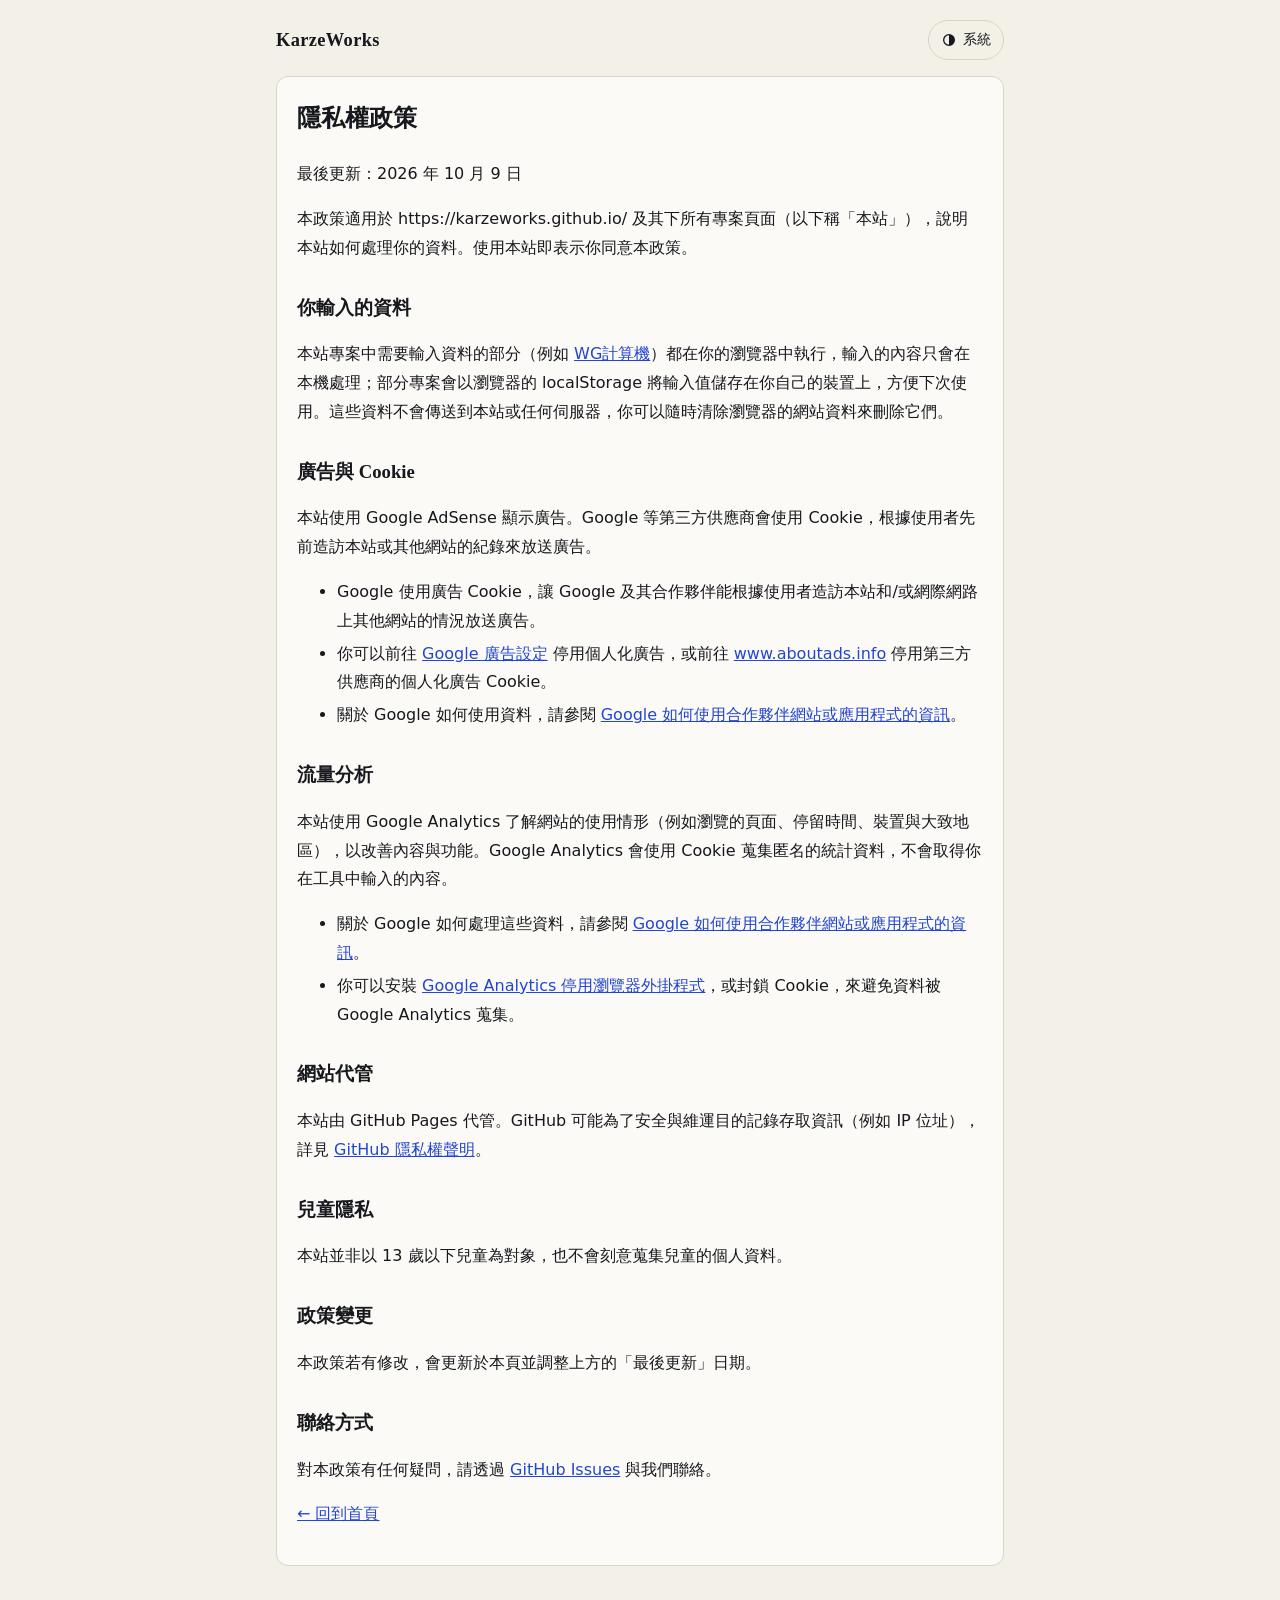
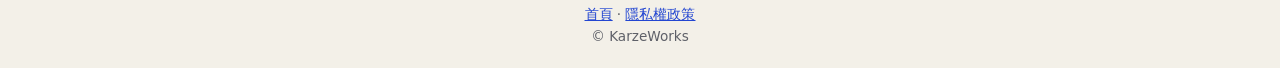
<file: privacy.html>
<!doctype html>
<html lang="zh-Hant">
<head>
  <!-- Google tag (gtag.js) -->
  <script async src="https://www.googletagmanager.com/gtag/js?id=G-D3XS6CVH6Z"></script>
  <script>
    window.dataLayer = window.dataLayer || [];
    function gtag(){dataLayer.push(arguments);}
    gtag('js', new Date());
    gtag('config', 'G-D3XS6CVH6Z');
  </script>
  <meta charset="utf-8">
  <meta name="viewport" content="width=device-width, initial-scale=1, viewport-fit=cover">
  <meta name="theme-color" content="#ef4135">
  <meta name="description" content="KarzeWorks 隱私權政策：說明本站各專案如何處理資料、Cookie 與 Google AdSense 廣告。">
  <title>隱私權政策 - KarzeWorks</title>
  <link rel="icon" href="/favicon.ico" sizes="any">
  <link rel="icon" type="image/png" sizes="32x32" href="/favicon-32.png">
  <link rel="apple-touch-icon" href="/apple-touch-icon.png">
  <script src="/theme.js"></script>
  <link rel="stylesheet" href="style.css">
</head>
<body>
  <header class="top">
    <a href="/" class="home"><span class="wordmark">KarzeWorks</span></a>
    <button type="button" class="theme-btn" data-theme-toggle></button>
  </header>

  <main class="page">
    <article class="card prose">
      <h2>隱私權政策</h2>
      <p>最後更新：2026 年 10 月 9 日</p>
      <p>本政策適用於 https://karzeworks.github.io/ 及其下所有專案頁面（以下稱「本站」），說明本站如何處理你的資料。使用本站即表示你同意本政策。</p>

      <h3>你輸入的資料</h3>
      <p>本站專案中需要輸入資料的部分（例如 <a href="/wg-calculator/">WG計算機</a>）都在你的瀏覽器中執行，輸入的內容只會在本機處理；部分專案會以瀏覽器的 localStorage 將輸入值儲存在你自己的裝置上，方便下次使用。這些資料不會傳送到本站或任何伺服器，你可以隨時清除瀏覽器的網站資料來刪除它們。</p>

      <h3>廣告與 Cookie</h3>
      <p>本站使用 Google AdSense 顯示廣告。Google 等第三方供應商會使用 Cookie，根據使用者先前造訪本站或其他網站的紀錄來放送廣告。</p>
      <ul>
        <li>Google 使用廣告 Cookie，讓 Google 及其合作夥伴能根據使用者造訪本站和/或網際網路上其他網站的情況放送廣告。</li>
        <li>你可以前往 <a href="https://adssettings.google.com/" rel="noopener">Google 廣告設定</a> 停用個人化廣告，或前往 <a href="https://www.aboutads.info/choices/" rel="noopener">www.aboutads.info</a> 停用第三方供應商的個人化廣告 Cookie。</li>
        <li>關於 Google 如何使用資料，請參閱 <a href="https://policies.google.com/technologies/partner-sites" rel="noopener">Google 如何使用合作夥伴網站或應用程式的資訊</a>。</li>
      </ul>

      <h3>流量分析</h3>
      <p>本站使用 Google Analytics 了解網站的使用情形（例如瀏覽的頁面、停留時間、裝置與大致地區），以改善內容與功能。Google Analytics 會使用 Cookie 蒐集匿名的統計資料，不會取得你在工具中輸入的內容。</p>
      <ul>
        <li>關於 Google 如何處理這些資料，請參閱 <a href="https://policies.google.com/technologies/partner-sites" rel="noopener">Google 如何使用合作夥伴網站或應用程式的資訊</a>。</li>
        <li>你可以安裝 <a href="https://tools.google.com/dlpage/gaoptout" rel="noopener">Google Analytics 停用瀏覽器外掛程式</a>，或封鎖 Cookie，來避免資料被 Google Analytics 蒐集。</li>
      </ul>

      <h3>網站代管</h3>
      <p>本站由 GitHub Pages 代管。GitHub 可能為了安全與維運目的記錄存取資訊（例如 IP 位址），詳見 <a href="https://docs.github.com/site-policy/privacy-policies/github-general-privacy-statement" rel="noopener">GitHub 隱私權聲明</a>。</p>

      <h3>兒童隱私</h3>
      <p>本站並非以 13 歲以下兒童為對象，也不會刻意蒐集兒童的個人資料。</p>

      <h3>政策變更</h3>
      <p>本政策若有修改，會更新於本頁並調整上方的「最後更新」日期。</p>

      <h3>聯絡方式</h3>
      <p>對本政策有任何疑問，請透過 <a href="https://github.com/karzeworks/karzeworks.github.io/issues" rel="noopener">GitHub Issues</a> 與我們聯絡。</p>

      <p><a href="/">← 回到首頁</a></p>
    </article>
  </main>

  <footer>
    <nav><a href="/">首頁</a> · <a href="/privacy.html">隱私權政策</a></nav>
    <p>© KarzeWorks</p>
  </footer>
</body>
</html>
</file>
<file: style.css>
:root {
  --paper: #f3f0e8;
  --surface: #fbfaf6;
  --ink: #16181d;
  --muted: #5e6068;
  --line: #d9d4c7;
  --accent: #2346d1;
  --serif: "Noto Serif TC", "Songti TC", "PMingLiU", Georgia, serif;
  --sans: system-ui, -apple-system, "Segoe UI", "Noto Sans TC", "Microsoft JhengHei", sans-serif;
  color-scheme: light dark;
}

/* 外觀：預設跟隨系統；使用者在切換鈕選過就以 data-theme 為準 */
@media (prefers-color-scheme: dark) {
  :root:not([data-theme="light"]) {
    --paper: #121317;
    --surface: #1a1c21;
    --ink: #ecebe6;
    --muted: #9b9da5;
    --line: #2d3038;
    --accent: #8ea4ff;
  }
}
:root[data-theme="dark"] {
  --paper: #121317;
  --surface: #1a1c21;
  --ink: #ecebe6;
  --muted: #9b9da5;
  --line: #2d3038;
  --accent: #8ea4ff;
  color-scheme: dark;
}
:root[data-theme="light"] { color-scheme: light; }

* { box-sizing: border-box; }

body {
  margin: 0;
  min-height: 100vh;
  display: flex;
  flex-direction: column;
  background: var(--paper);
  color: var(--ink);
  font-family: var(--sans);
}

a { color: var(--accent); }

.top {
  width: 100%;
  max-width: 760px;
  margin: 0 auto;
  padding: 20px 16px 0;
}
.home { color: var(--ink); text-decoration: none; }
.wordmark {
  font-family: var(--serif);
  font-size: 1.15rem;
  font-weight: 700;
  letter-spacing: .02em;
}

.page {
  flex: 1;
  width: 100%;
  max-width: 760px;
  margin: 0 auto;
  padding: 16px;
}

.intro { padding: 24px 0 16px; }
.intro p { margin: 0; color: var(--muted); }

/* 每一列都是完整的連結，整列可點擊 */
.entries {
  list-style: none;
  margin: 0;
  padding: 0;
  border-top: 1px solid var(--line);
}
.entries li { border-bottom: 1px solid var(--line); }

.entry {
  display: flex;
  align-items: center;
  gap: 16px;
  padding: 18px 12px;
  color: inherit;
  text-decoration: none;
  border-radius: 12px;
  transition: background-color .15s;
}
.entry:hover { background: var(--surface); }
.entry:focus-visible { outline: 2px solid var(--accent); outline-offset: 2px; }
.entry img { flex: 0 0 auto; border-radius: 14px; display: block; }

.entry-text { flex: 1; min-width: 0; display: flex; flex-direction: column; gap: 4px; }
.entry-title { font-family: var(--serif); font-size: 1.2rem; font-weight: 700; }
.entry-desc { color: var(--muted); line-height: 1.6; font-size: .95rem; }

.entry-arrow {
  flex: 0 0 auto;
  font-size: 1.4rem;
  color: var(--accent);
  transition: transform .15s;
}
.entry:hover .entry-arrow { transform: translateX(4px); }

/* 首頁列表下方的次要資訊：字小、顏色淡，不搶項目列表 */
.aside-block { margin-top: 40px; }
.label {
  margin: 0 0 10px;
  font-family: var(--sans);
  font-size: .8rem;
  font-weight: 600;
  letter-spacing: .12em;
  color: var(--muted);
}
.aside-block p { margin: 0 0 10px; color: var(--muted); line-height: 1.8; font-size: .95rem; }

.log { list-style: none; margin: 0; padding: 0; border-top: 1px solid var(--line); }
.log li { border-bottom: 1px solid var(--line); }
.log li { display: flex; gap: 16px; padding: 10px 8px; color: var(--muted); font-size: .9rem; }
.log time { flex: 0 0 auto; font-variant-numeric: tabular-nums; }

/* 隱私權政策等內文頁 */
.card {
  background: var(--surface);
  border: 1px solid var(--line);
  border-radius: 12px;
  padding: 20px;
}
.prose { line-height: 1.8; }
.prose h2 { margin-top: 0; font-family: var(--serif); }
.prose h3 { margin: 1.5em 0 .4em; font-family: var(--serif); }
.prose li { margin: .25em 0; }

footer {
  text-align: center;
  color: var(--muted);
  font-size: .85rem;
  padding: 24px 16px;
}
footer p { margin: 4px 0 0; }

/* 外觀切換鈕（theme.js 填入圖示與文字；腳本未載入時隱藏） */
.top { display: flex; align-items: center; justify-content: space-between; gap: 12px; }
.theme-btn {
  display: inline-flex;
  align-items: center;
  gap: 6px;
  min-height: 40px;
  padding: 0 12px;
  border: 1px solid var(--line);
  border-radius: 999px;
  background: transparent;
  color: var(--ink);
  font: inherit;
  font-size: .85rem;
  cursor: pointer;
  white-space: nowrap;
}
.theme-btn:hover { background: var(--surface); }
.theme-btn:focus-visible { outline: 2px solid var(--accent); outline-offset: 2px; }
.theme-btn svg { width: 16px; height: 16px; }
.theme-btn:empty { display: none; }
</file>
